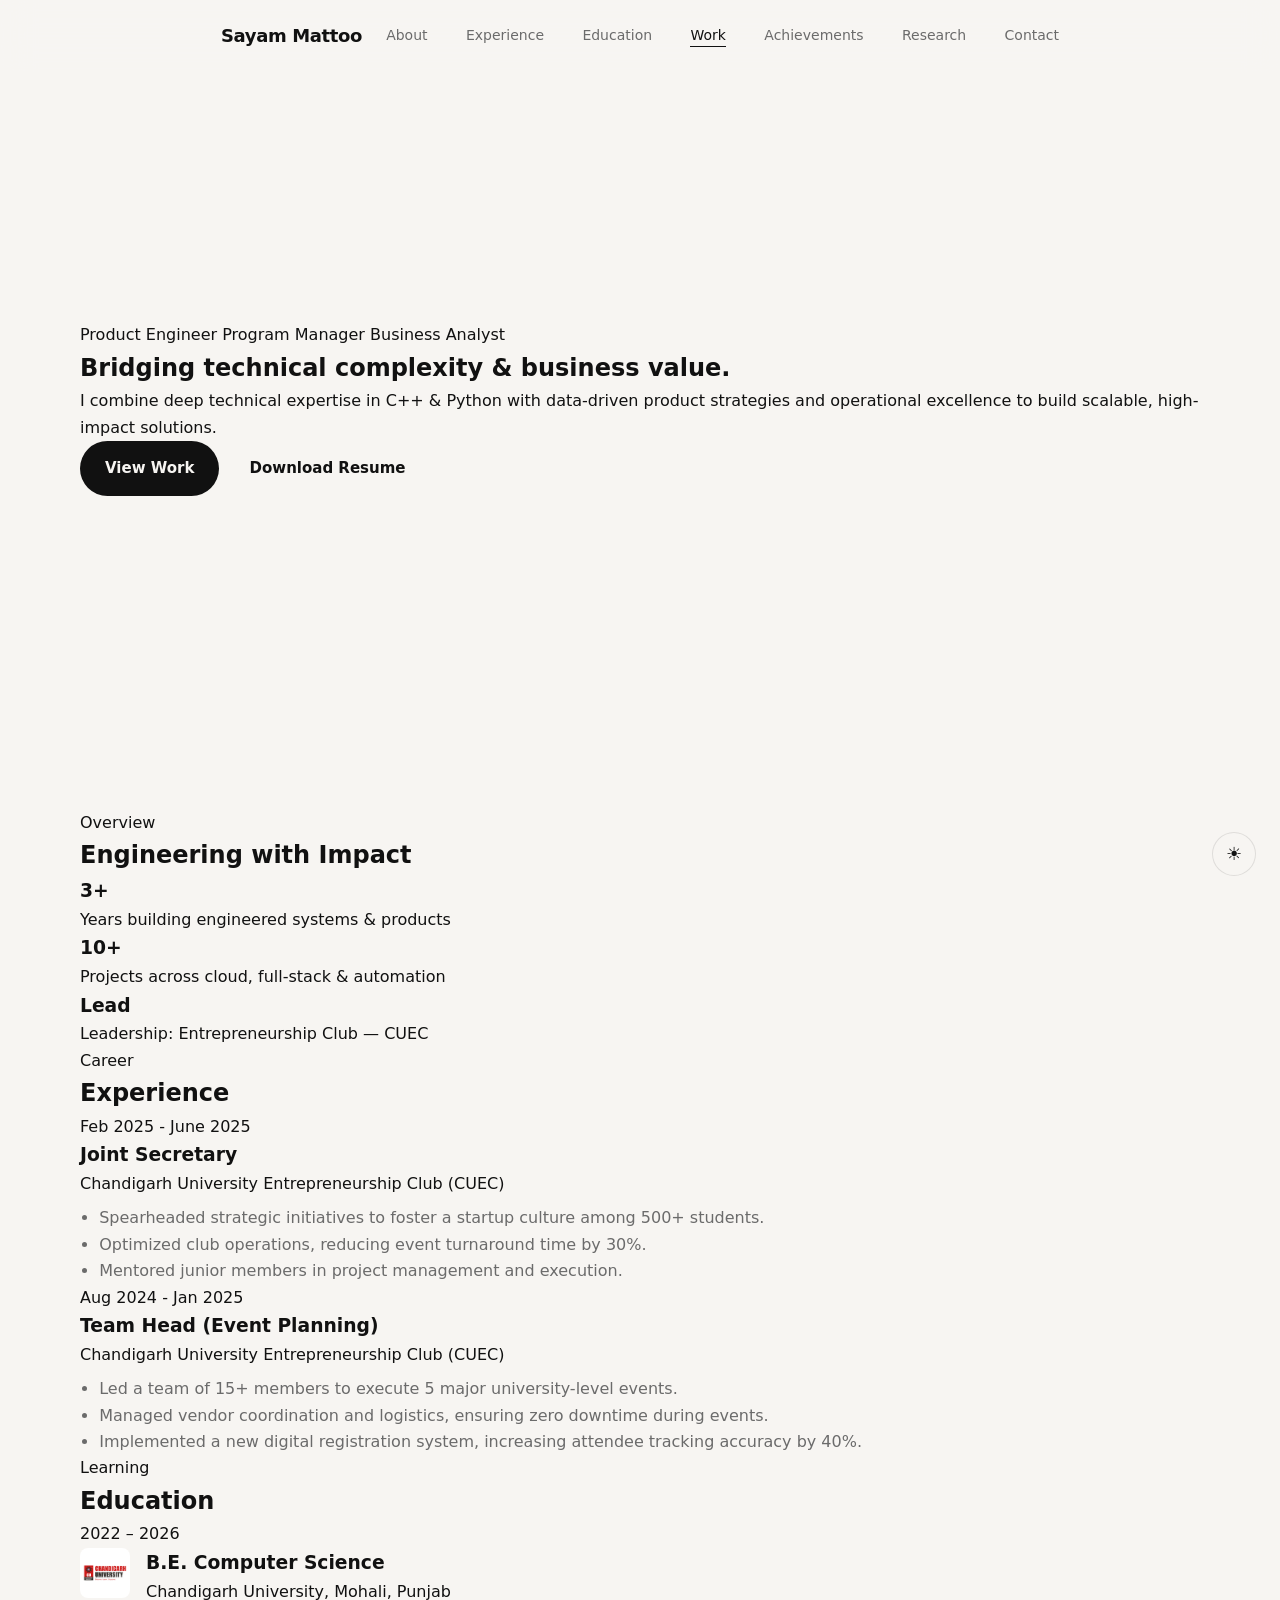
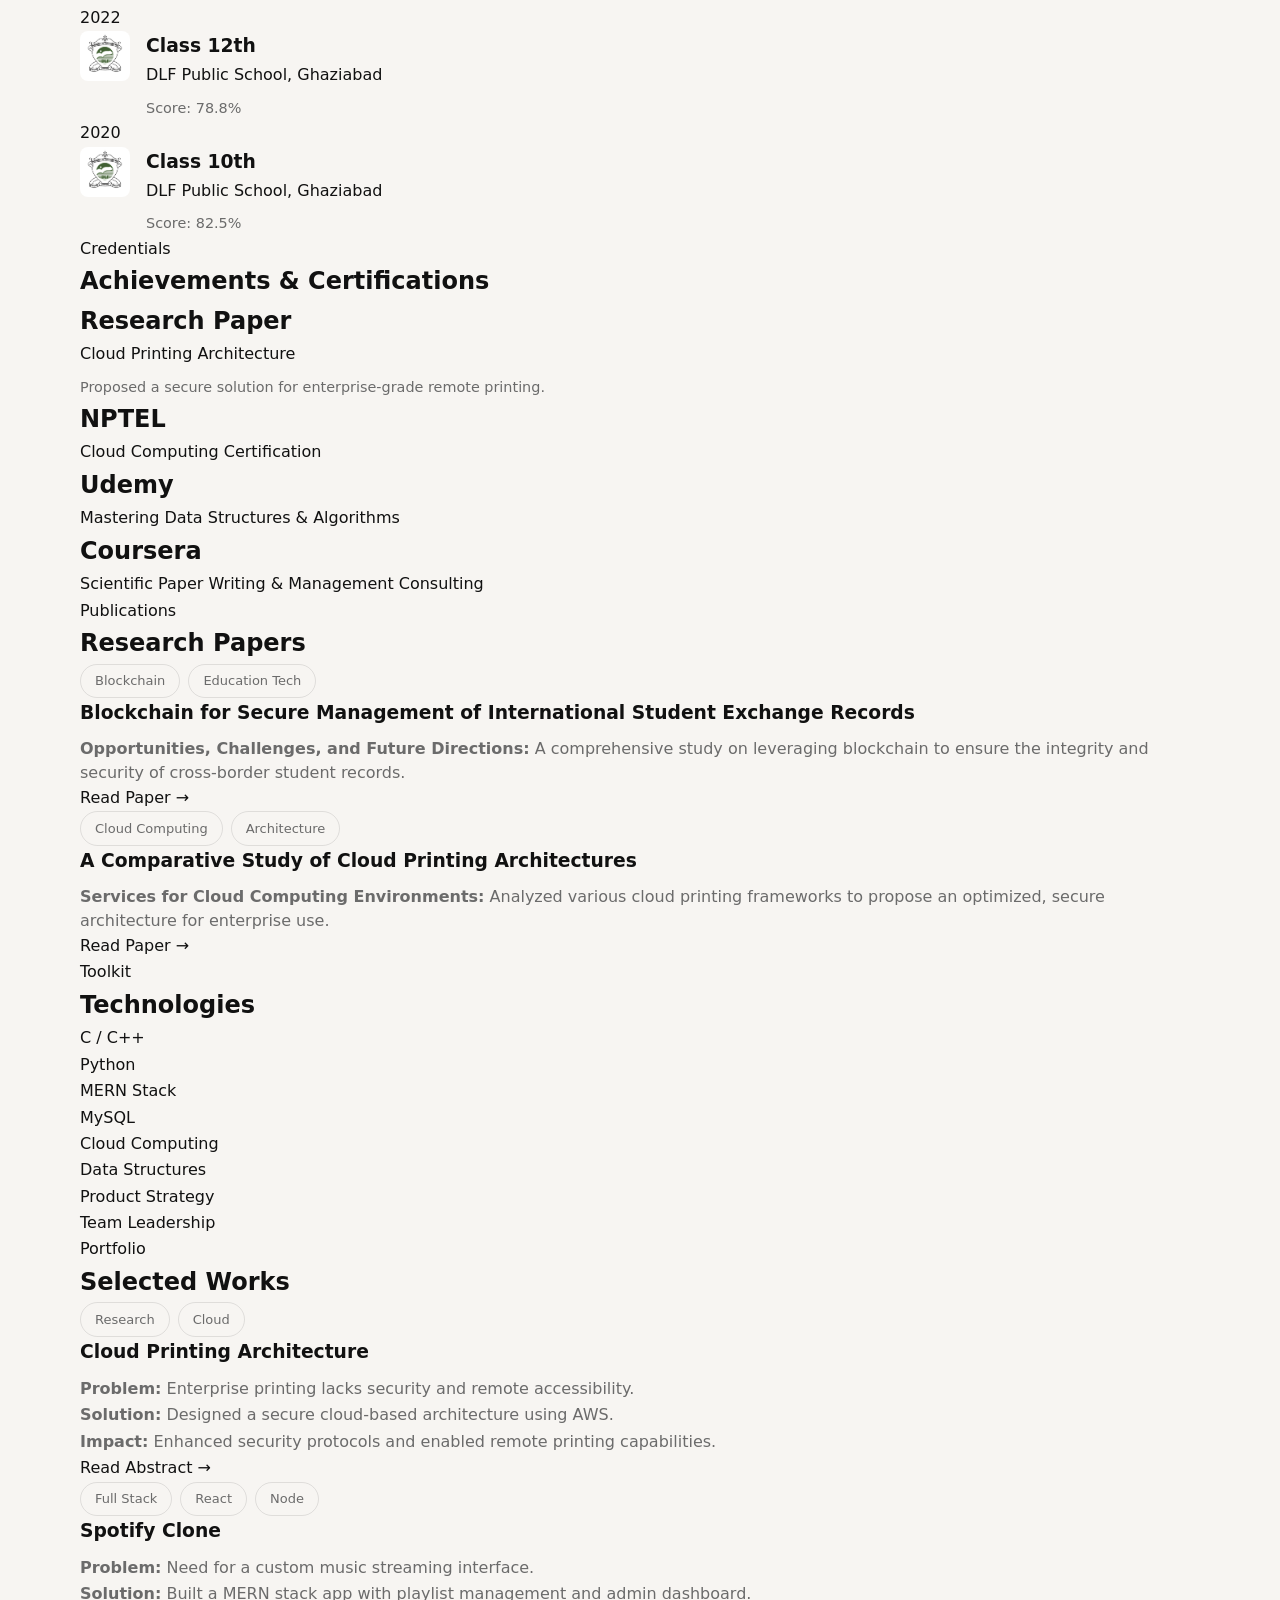
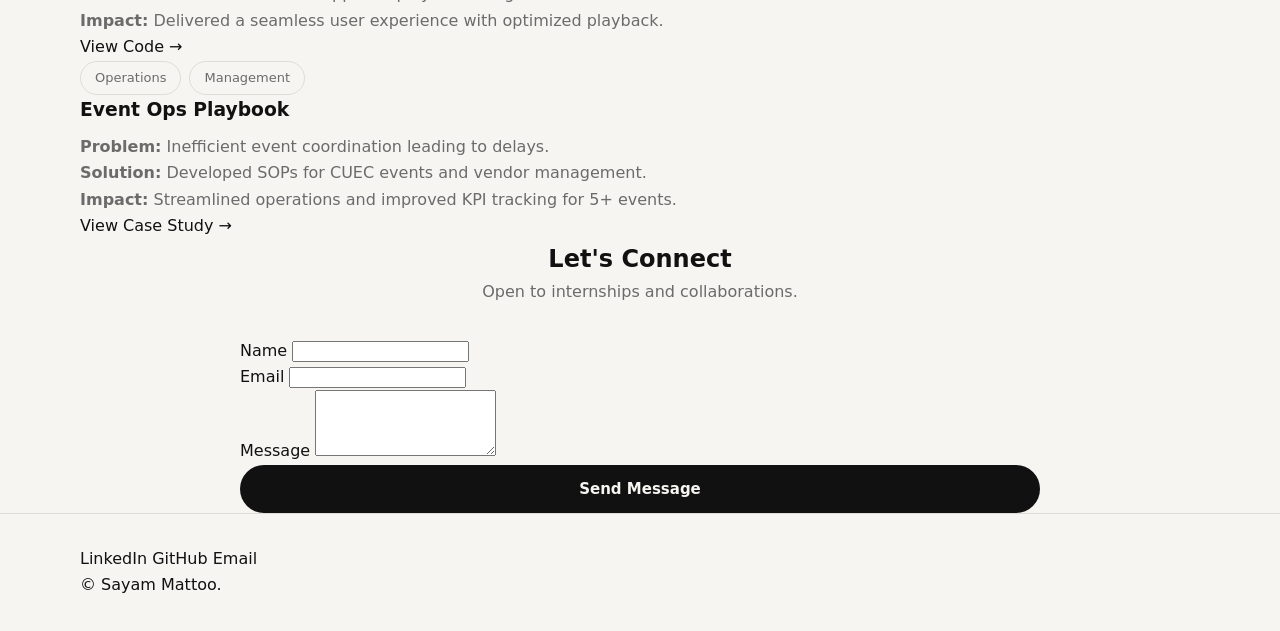
<file: index.html>
<!DOCTYPE html>
<html lang="en" data-theme="dark">

<head>
  <meta charset="UTF-8">
  <meta name="viewport" content="width=device-width, initial-scale=1.0">
  <meta name="description"
    content="Sayam Mattoo - Product Engineer, Program Manager, and Business Analyst. Bridging technical complexity and business value through data-driven strategies.">
  <meta name="keywords"
    content="Sayam Mattoo, Product Engineer, Program Manager, Business Analyst, Portfolio, C++, Python, Entrepreneurship, Cloud Computing, Blockchain">
  <meta name="author" content="Sayam Mattoo">
  <link rel="canonical" href="https://sayammattoo.com/">

  <!-- Open Graph / Facebook -->
  <meta property="og:type" content="website">
  <meta property="og:url" content="https://sayammattoo.com/">
  <meta property="og:title" content="Sayam Mattoo | Product Engineer & Program Manager">
  <meta property="og:description"
    content="Bridging the gap between technical complexity and business value through data-driven product strategies.">
  <meta property="og:image" content="https://sayammattoo.com/og-image.jpg">
  <meta property="og:image:width" content="1200">
  <meta property="og:image:height" content="630">

  <!-- Twitter -->
  <meta property="twitter:card" content="summary_large_image">
  <meta property="twitter:url" content="https://sayammattoo.com/">
  <meta property="twitter:title" content="Sayam Mattoo | Product Engineer & Program Manager">
  <meta property="twitter:description"
    content="Bridging the gap between technical complexity and business value through data-driven product strategies.">
  <meta property="twitter:image" content="https://sayammattoo.com/og-image.jpg">

  <title>Sayam Mattoo | Product Engineer & Program Manager</title>
  <link rel="icon" type="image/png" href="favicon.png">

  <!-- Preload Critical Fonts -->
  <link rel="preconnect" href="https://fonts.googleapis.com">
  <link rel="preconnect" href="https://fonts.gstatic.com" crossorigin>
  <link rel="preload" as="style"
    href="https://fonts.googleapis.com/css2?family=Outfit:wght@300;400;600&family=Space+Grotesk:wght@400;500;600&display=swap">
  <link
    href="https://fonts.googleapis.com/css2?family=Outfit:wght@300;400;600&family=Space+Grotesk:wght@400;500;600&display=swap"
    rel="stylesheet">

  <!-- External CSS -->
  <link rel="stylesheet" href="styles.css">

  <!-- JSON-LD Schema -->
  <script type="application/ld+json">
  {
    "@context": "https://schema.org",
    "@type": "Person",
    "name": "Sayam Mattoo",
    "url": "https://sayammattoo.com",
    "jobTitle": ["Product Engineer", "Program Manager", "Business Analyst"],
    "sameAs": [
      "https://linkedin.com/in/sayam-mattoo",
      "https://github.com/sayam16"
    ]
  }
  </script>
</head>

<body>

  <!-- Background Ambience -->
  <div class="bg-glow"></div>
  <div class="bg-glow bg-glow-2"></div>

  <header>
    <div class="container">
      <nav>
        <a href="#" class="logo">
          <div class="logo-dot"></div>
          Sayam Mattoo
        </a>
        <ul class="nav-links" id="navLinks">
          <li><a href="#about">About</a></li>
          <li><a href="#experience">Experience</a></li>
          <li><a href="#education">Education</a></li>
          <li><a href="#projects">Work</a></li>
          <li><a href="#achievements">Achievements</a></li>
          <li><a href="#research">Research</a></li>
          <li><a href="#contact">Contact</a></li>
        </ul>
        <button class="mobile-menu-btn" id="mobileMenuBtn" aria-label="Toggle Menu" aria-expanded="false">☰</button>
      </nav>
    </div>
  </header>

  <main>
    <!-- Hero Section -->
    <section class="hero">
      <div class="container">
        <div class="hero-content reveal">
          <div class="hero-badges">
            <span class="hero-label">Product Engineer</span>
            <span class="hero-label">Program Manager</span>
            <span class="hero-label">Business Analyst</span>
          </div>
          <h1>Bridging technical complexity & business value.</h1>
          <p>I combine deep technical expertise in C++ & Python with data-driven product strategies and operational
            excellence to build scalable, high-impact solutions.</p>
          <div class="cta-group">
            <a href="#projects" class="btn btn-primary">View Work</a>
            <a href="Sayam Mattoo Resume.pdf" class="btn btn-outline" download>Download Resume</a>
          </div>
        </div>
      </div>
    </section>

    <!-- About / Stats -->
    <section id="about">
      <div class="container">
        <div class="section-header reveal">
          <span class="section-subtitle">Overview</span>
          <h2 class="section-title">Engineering with Impact</h2>
        </div>
        <div class="about-grid">
          <div class="card stat-item reveal">
            <h3>3+</h3>
            <p>Years building engineered systems & products</p>
          </div>
          <div class="card stat-item reveal" style="transition-delay: 100ms;">
            <h3>10+</h3>
            <p>Projects across cloud, full-stack & automation</p>
          </div>
          <div class="card stat-item reveal" style="transition-delay: 200ms;">
            <h3>Lead</h3>
            <p>Leadership: Entrepreneurship Club — CUEC</p>
          </div>
        </div>
      </div>
    </section>

    <!-- Experience -->
    <section id="experience">
      <div class="container">
        <div class="section-header reveal">
          <span class="section-subtitle">Career</span>
          <h2 class="section-title">Experience</h2>
        </div>

        <div class="timeline">
          <!-- Role 1 -->
          <div class="timeline-item reveal">
            <span class="timeline-date">Feb 2025 - June 2025</span>
            <h3>Joint Secretary</h3>
            <p>Chandigarh University Entrepreneurship Club (CUEC)</p>
            <ul style="margin-top: 0.5rem; color: var(--text-muted); list-style: disc; padding-left: 1.2rem;">
              <li>Spearheaded strategic initiatives to foster a startup culture among 500+ students.</li>
              <li>Optimized club operations, reducing event turnaround time by 30%.</li>
              <li>Mentored junior members in project management and execution.</li>
            </ul>
          </div>

          <!-- Role 2 -->
          <div class="timeline-item reveal" style="transition-delay: 100ms;">
            <span class="timeline-date">Aug 2024 - Jan 2025</span>
            <h3>Team Head (Event Planning)</h3>
            <p>Chandigarh University Entrepreneurship Club (CUEC)</p>
            <ul style="margin-top: 0.5rem; color: var(--text-muted); list-style: disc; padding-left: 1.2rem;">
              <li>Led a team of 15+ members to execute 5 major university-level events.</li>
              <li>Managed vendor coordination and logistics, ensuring zero downtime during events.</li>
              <li>Implemented a new digital registration system, increasing attendee tracking accuracy by 40%.</li>
            </ul>
          </div>
        </div>
      </div>
    </section>

    <!-- Education -->
    <section id="education">
      <div class="container">
        <div class="section-header reveal">
          <span class="section-subtitle">Learning</span>
          <h2 class="section-title">Education</h2>
        </div>

        <div class="timeline">
          <!-- Degree -->
          <div class="timeline-item reveal">
            <span class="timeline-date">2022 – 2026</span>
            <div style="display: flex; align-items: start; gap: 1rem;">
              <img src="cu-logo.png" alt="Chandigarh University" loading="lazy"
                style="width: 50px; height: 50px; object-fit: contain; background: white; border-radius: 8px; padding: 2px;">
              <div>
                <h3>B.E. Computer Science</h3>
                <p>Chandigarh University, Mohali, Punjab</p>
              </div>
            </div>
          </div>

          <!-- Class 12th -->
          <div class="timeline-item reveal" style="transition-delay: 100ms;">
            <span class="timeline-date">2022</span>
            <div style="display: flex; align-items: start; gap: 1rem;">
              <img src="dlf-logo.png" alt="DLF Public School" loading="lazy"
                style="width: 50px; height: 50px; object-fit: contain; background: white; border-radius: 8px; padding: 2px;">
              <div>
                <h3>Class 12th</h3>
                <p>DLF Public School, Ghaziabad</p>
                <p style="margin-top: 0.5rem; color: var(--text-muted); font-size: 0.9rem;">
                  Score: 78.8%
                </p>
              </div>
            </div>
          </div>

          <!-- Class 10th -->
          <div class="timeline-item reveal" style="transition-delay: 200ms;">
            <span class="timeline-date">2020</span>
            <div style="display: flex; align-items: start; gap: 1rem;">
              <img src="dlf-logo.png" alt="DLF Public School" loading="lazy"
                style="width: 50px; height: 50px; object-fit: contain; background: white; border-radius: 8px; padding: 2px;">
              <div>
                <h3>Class 10th</h3>
                <p>DLF Public School, Ghaziabad</p>
                <p style="margin-top: 0.5rem; color: var(--text-muted); font-size: 0.9rem;">
                  Score: 82.5%
                </p>
              </div>
            </div>
          </div>
        </div>
      </div>
    </section>

    <!-- Achievements -->
    <section id="achievements">
      <div class="container">
        <div class="section-header reveal">
          <span class="section-subtitle">Credentials</span>
          <h2 class="section-title">Achievements & Certifications</h2>
        </div>

        <div class="about-grid">
          <div class="card stat-item reveal">
            <h3 style="font-size: 1.5rem;">Research Paper</h3>
            <p>Cloud Printing Architecture</p>
            <p style="font-size: 0.9rem; margin-top: 0.5rem; color: var(--text-muted);">Proposed a secure solution for
              enterprise-grade remote printing.</p>
          </div>

          <div class="card stat-item reveal" style="transition-delay: 100ms;">
            <h3 style="font-size: 1.5rem;">NPTEL</h3>
            <p>Cloud Computing Certification</p>
          </div>

          <div class="card stat-item reveal" style="transition-delay: 200ms;">
            <h3 style="font-size: 1.5rem;">Udemy</h3>
            <p>Mastering Data Structures & Algorithms</p>
          </div>

          <div class="card stat-item reveal" style="transition-delay: 300ms;">
            <h3 style="font-size: 1.5rem;">Coursera</h3>
            <p>Scientific Paper Writing & Management Consulting</p>
          </div>
        </div>
      </div>
    </section>

    <!-- Research Papers -->
    <section id="research">
      <div class="container">
        <div class="section-header reveal">
          <span class="section-subtitle">Publications</span>
          <h2 class="section-title">Research Papers</h2>
        </div>
        <div class="projects-grid">
          <!-- Paper 1 -->
          <article class="card project-card reveal">
            <div class="project-tags">
              <span class="tag">Blockchain</span>
              <span class="tag">Education Tech</span>
            </div>
            <h3>Blockchain for Secure Management of International Student Exchange Records</h3>
            <p style="color: var(--text-muted); margin-top: 0.5rem; line-height: 1.5;">
              <strong>Opportunities, Challenges, and Future Directions:</strong> A comprehensive study on leveraging
              blockchain to ensure the integrity and security of cross-border student records.
            </p>
            <a href="papers/blockchain-student-records.pdf" class="project-link"
              aria-label="Read paper on Blockchain for Student Records" target="_blank">Read Paper →</a>
          </article>

          <!-- Paper 2 -->
          <article class="card project-card reveal" style="transition-delay: 100ms;">
            <div class="project-tags">
              <span class="tag">Cloud Computing</span>
              <span class="tag">Architecture</span>
            </div>
            <h3>A Comparative Study of Cloud Printing Architectures</h3>
            <p style="color: var(--text-muted); margin-top: 0.5rem; line-height: 1.5;">
              <strong>Services for Cloud Computing Environments:</strong> Analyzed various cloud printing frameworks to
              propose an optimized, secure architecture for enterprise use.
            </p>
            <a href="papers/cloud-printing-architecture.pdf" class="project-link"
              aria-label="Read paper on Cloud Printing Architectures" target="_blank">Read Paper →</a>
          </article>
        </div>
      </div>
    </section>

    <!-- Skills -->
    <section id="skills">
      <div class="container">
        <div class="section-header reveal">
          <span class="section-subtitle">Toolkit</span>
          <h2 class="section-title">Technologies</h2>
        </div>
        <div class="skills-wrapper reveal">
          <div class="skill-pill">C / C++</div>
          <div class="skill-pill">Python</div>
          <div class="skill-pill">MERN Stack</div>
          <div class="skill-pill">MySQL</div>
          <div class="skill-pill">Cloud Computing</div>
          <div class="skill-pill">Data Structures</div>
          <div class="skill-pill">Product Strategy</div>
          <div class="skill-pill">Team Leadership</div>
        </div>
      </div>
    </section>

    <!-- Projects -->
    <section id="projects">
      <div class="container">
        <div class="section-header reveal">
          <span class="section-subtitle">Portfolio</span>
          <h2 class="section-title">Selected Works</h2>
        </div>
        <div class="projects-grid">
          <!-- Project 1 -->
          <article class="card project-card reveal">
            <div class="project-tags">
              <span class="tag">Research</span>
              <span class="tag">Cloud</span>
            </div>
            <h3>Cloud Printing Architecture</h3>
            <p style="color: var(--text-muted); margin-top: 0.5rem;">
              <strong>Problem:</strong> Enterprise printing lacks security and remote accessibility.<br>
              <strong>Solution:</strong> Designed a secure cloud-based architecture using AWS.<br>
              <strong>Impact:</strong> Enhanced security protocols and enabled remote printing capabilities.
            </p>
            <a href="https://github.com/sayam16/cloud-printing" class="project-link"
              aria-label="Read abstract for Cloud Printing Architecture" target="_blank">Read Abstract →</a>
          </article>

          <!-- Project 2 -->
          <article class="card project-card reveal" style="transition-delay: 100ms;">
            <div class="project-tags">
              <span class="tag">Full Stack</span>
              <span class="tag">React</span>
              <span class="tag">Node</span>
            </div>
            <h3>Spotify Clone</h3>
            <p style="color: var(--text-muted); margin-top: 0.5rem;">
              <strong>Problem:</strong> Need for a custom music streaming interface.<br>
              <strong>Solution:</strong> Built a MERN stack app with playlist management and admin dashboard.<br>
              <strong>Impact:</strong> Delivered a seamless user experience with optimized playback.
            </p>
            <a href="https://github.com/sayam16/spotify-clone" class="project-link"
              aria-label="View code for Spotify Clone" target="_blank">View Code →</a>
          </article>

          <!-- Project 3 -->
          <article class="card project-card reveal" style="transition-delay: 200ms;">
            <div class="project-tags">
              <span class="tag">Operations</span>
              <span class="tag">Management</span>
            </div>
            <h3>Event Ops Playbook</h3>
            <p style="color: var(--text-muted); margin-top: 0.5rem;">
              <strong>Problem:</strong> Inefficient event coordination leading to delays.<br>
              <strong>Solution:</strong> Developed SOPs for CUEC events and vendor management.<br>
              <strong>Impact:</strong> Streamlined operations and improved KPI tracking for 5+ events.
            </p>
            <a href="https://github.com/sayam16/event-ops" class="project-link"
              aria-label="View case study for Event Ops Playbook" target="_blank">View Case Study →</a>
          </article>
        </div>
      </div>
    </section>

    <!-- Contact -->
    <section id="contact">
      <div class="container">
        <div class="card reveal" style="max-width: 800px; margin: 0 auto;">
          <div class="section-header" style="text-align: center; margin-bottom: 2rem;">
            <h2 class="section-title">Let's Connect</h2>
            <p style="color: var(--text-muted);">Open to internships and collaborations.</p>
          </div>
          <form class="contact-form" style="margin: 0 auto;" id="contactForm" action="https://api.web3forms.com/submit"
            method="POST">
            <!-- Replace with your Access Key -->
            <input type="hidden" name="access_key" value="b87aa1c2-c7b4-484e-9572-95878c3a0d49">

            <!-- Honeypot -->
            <input type="checkbox" name="bot-field" id="bot-field" style="display: none;">

            <div class="form-group">
              <label for="name">Name</label>
              <input type="text" id="name" name="name" class="form-input" required>
            </div>
            <div class="form-group">
              <label for="email">Email</label>
              <input type="email" id="email" name="email" class="form-input" required>
            </div>
            <div class="form-group">
              <label for="message">Message</label>
              <textarea id="message" name="message" rows="4" class="form-input" required></textarea>
            </div>
            <button type="submit" class="btn btn-primary" style="width: 100%; justify-content: center;">Send
              Message</button>
          </form>
        </div>
      </div>
    </section>
  </main>

  <footer>
    <div class="container">
      <div class="social-links">
        <a href="https://linkedin.com/in/sayam-mattoo" class="social-icon" target="_blank"
          aria-label="LinkedIn">LinkedIn</a>
        <a href="https://github.com/sayam16" class="social-icon" target="_blank" aria-label="GitHub">GitHub</a>
        <a href="mailto:sayam@smattoo.in" class="social-icon" aria-label="Email">Email</a>
      </div>
      <p>© <span id="year"></span> Sayam Mattoo.</p>
    </div>
  </footer>

  <button class="theme-toggle" id="themeToggle" aria-label="Toggle Theme">
    ☀
  </button>

  <!-- External JS -->
  <script src="script.js" defer></script>
</body>

</html>
</file>
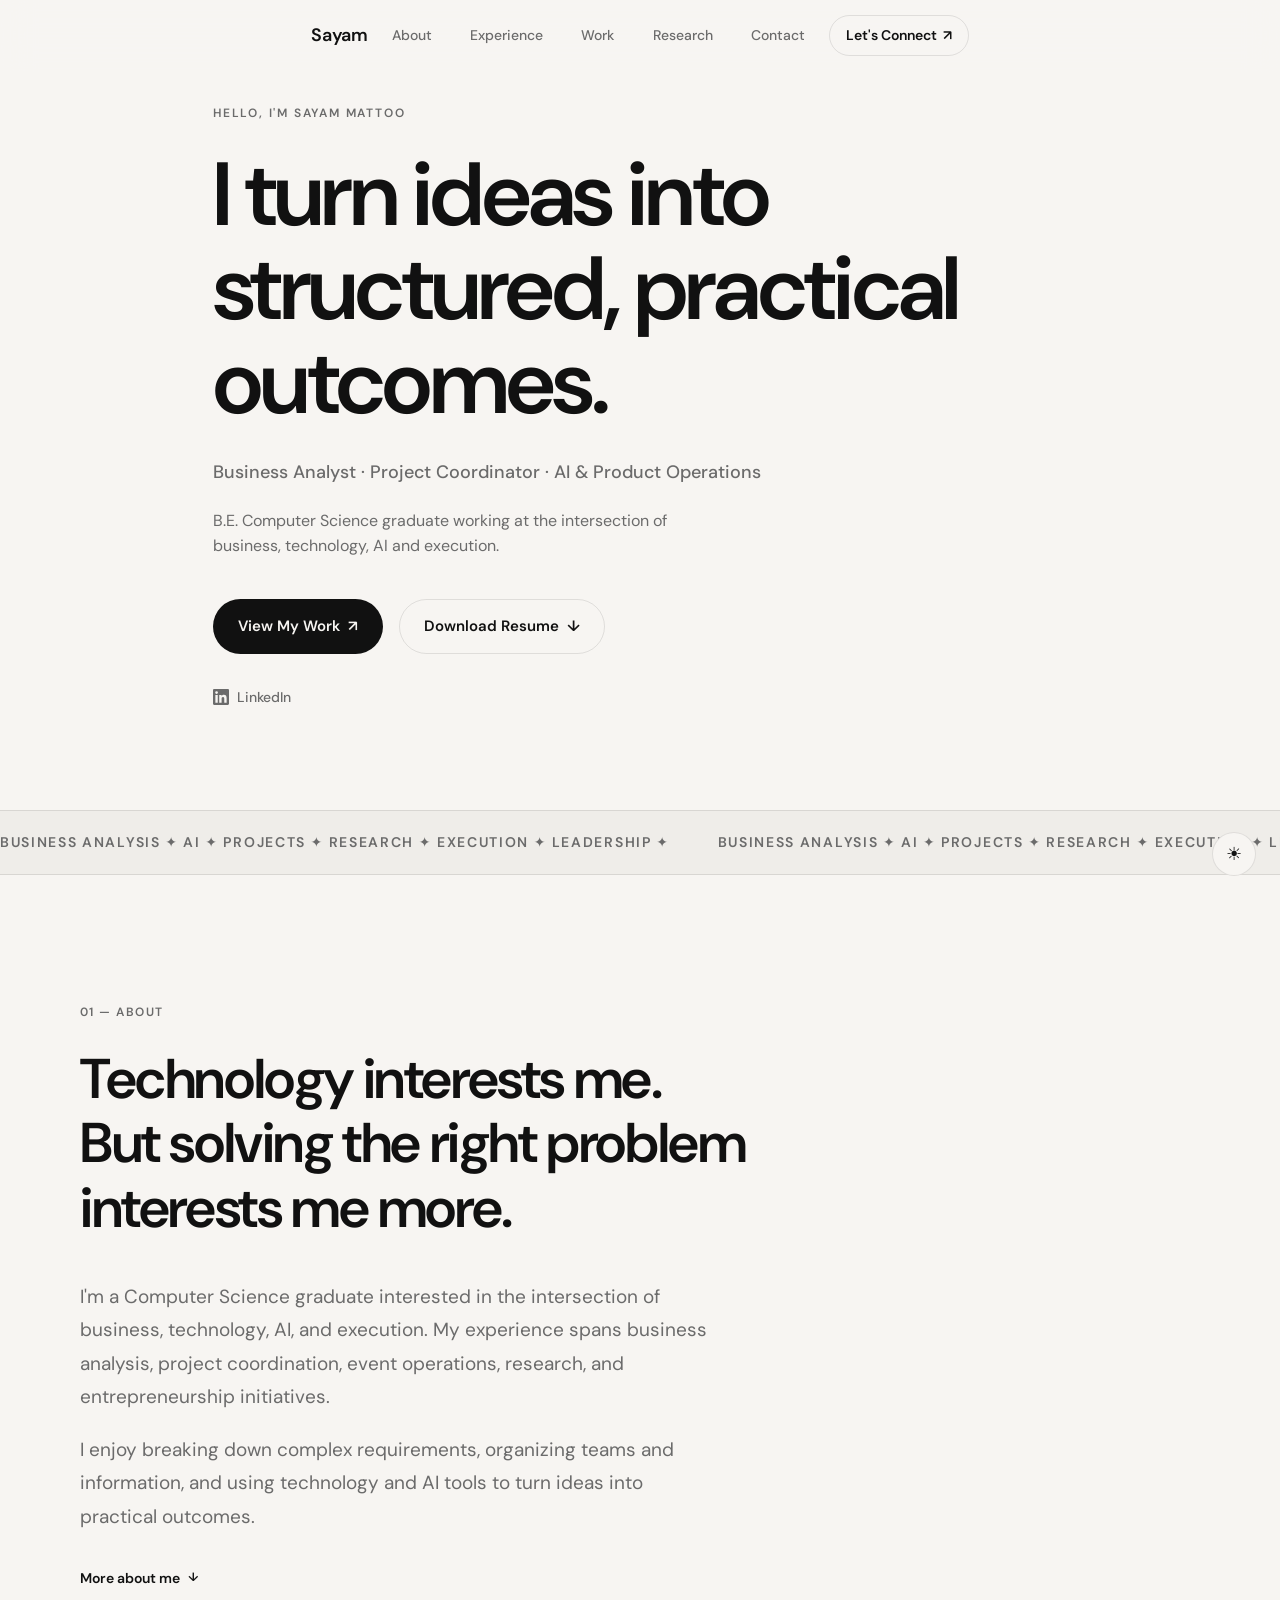
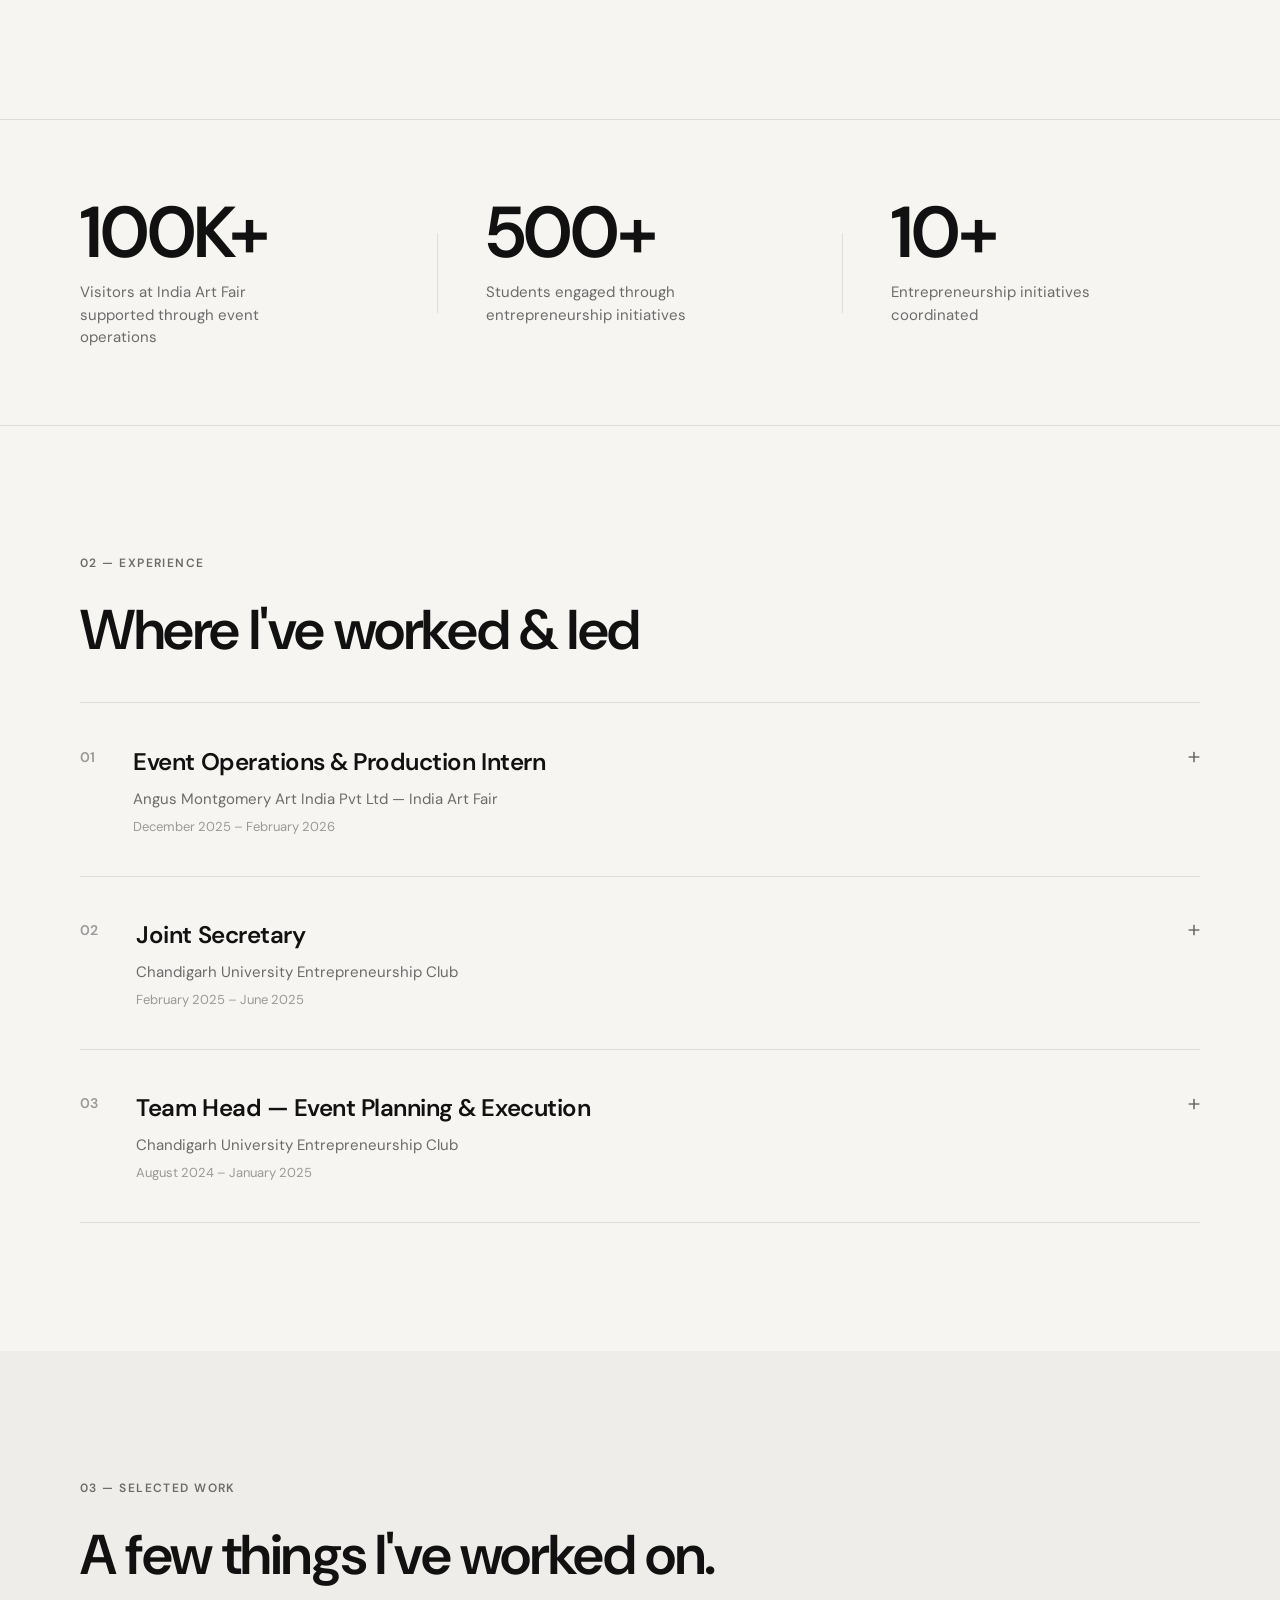
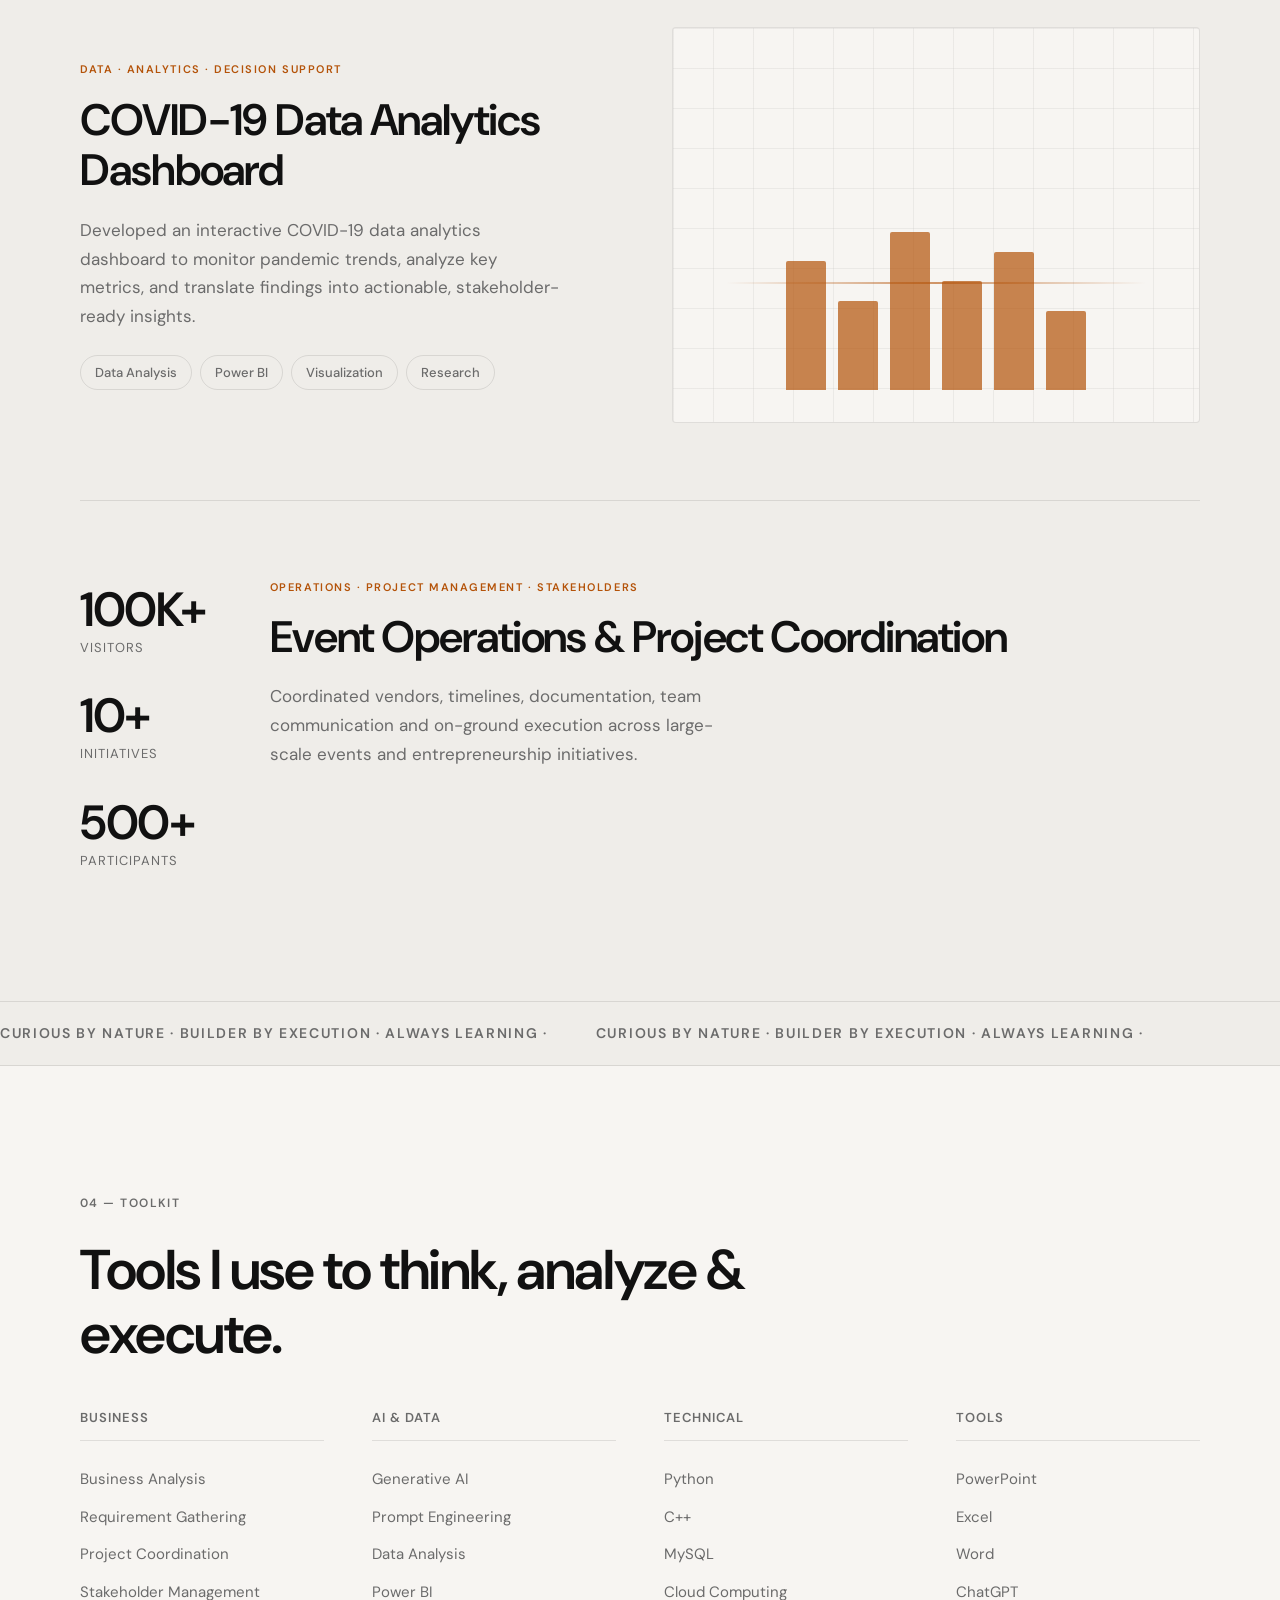
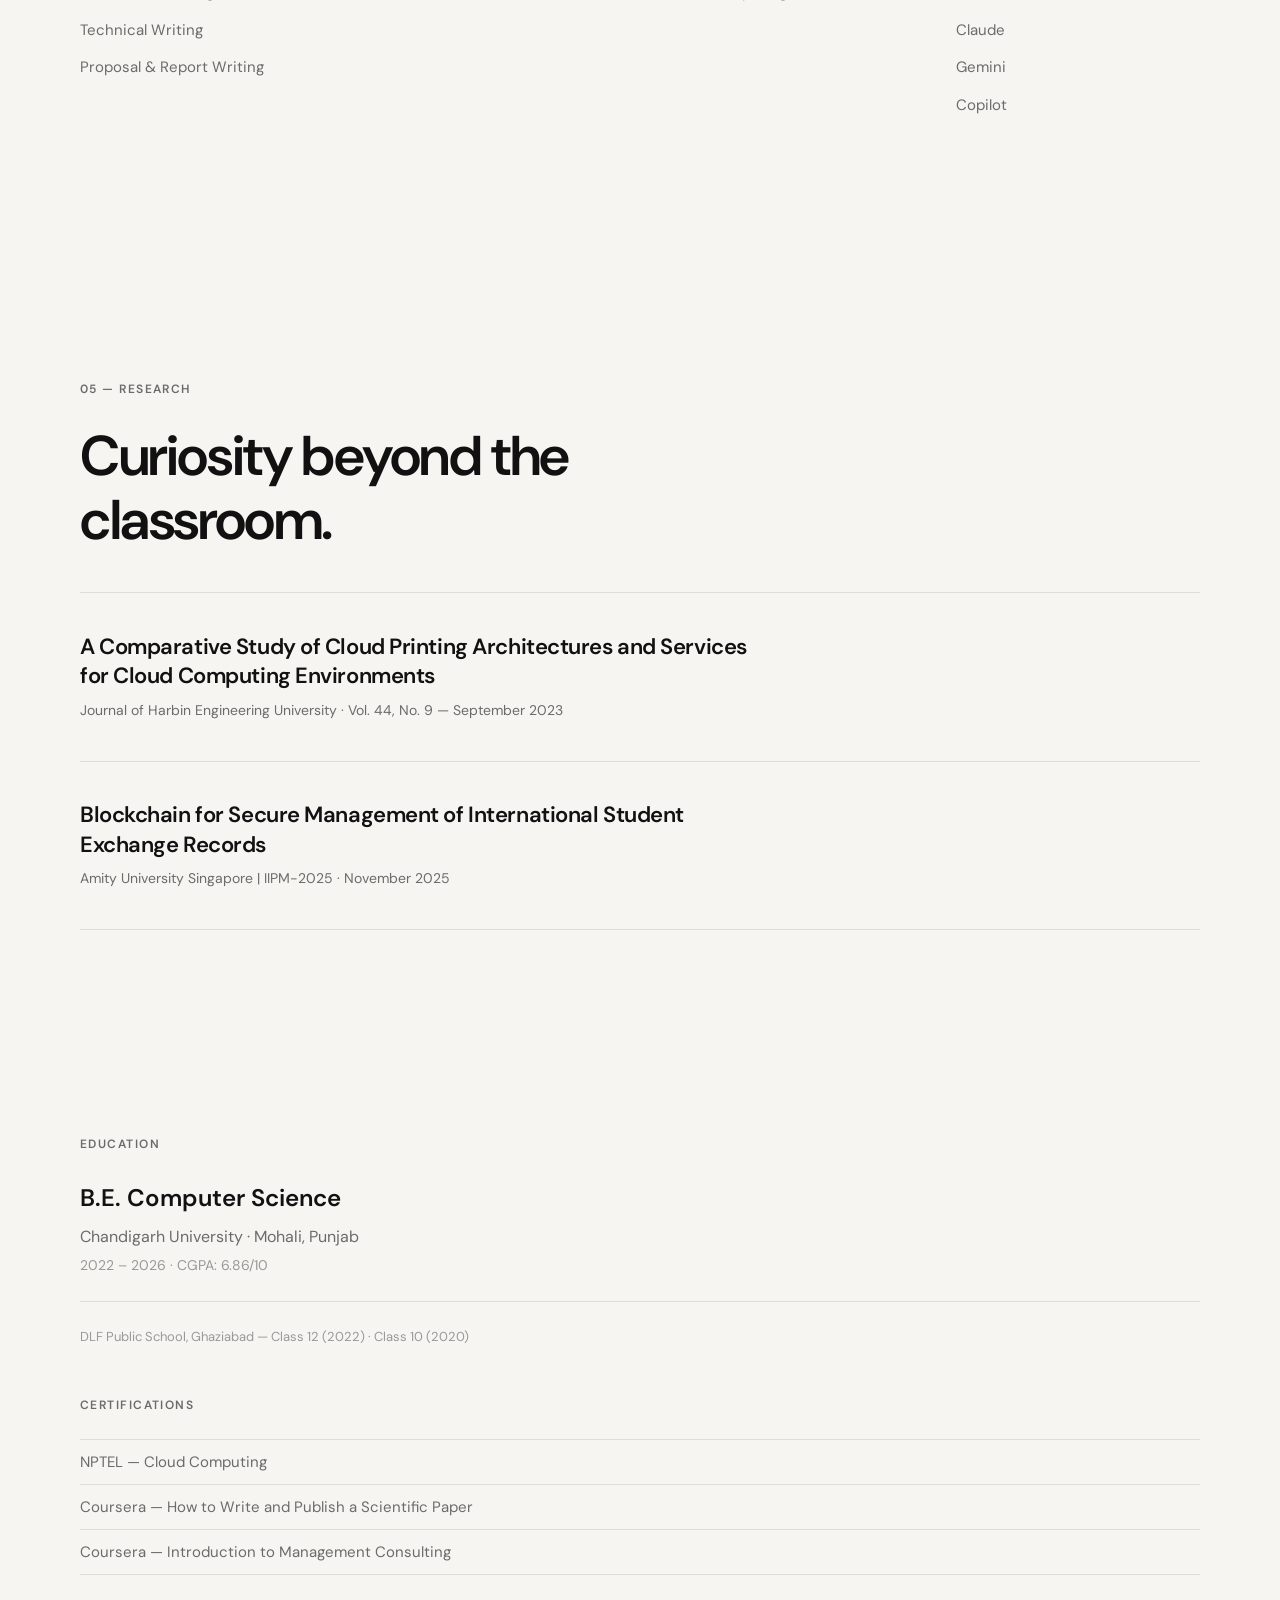
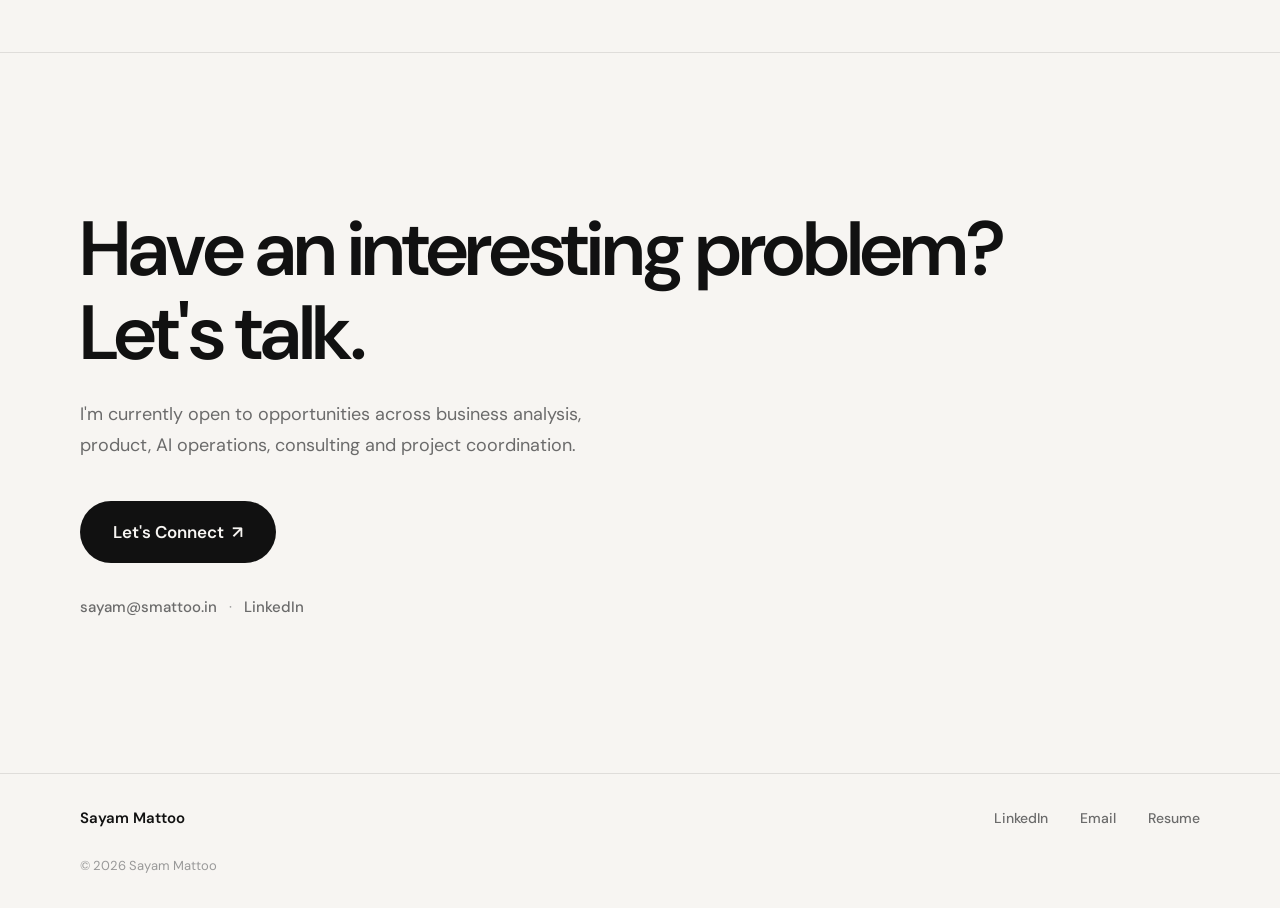
<file: Portfolio.html>
<!DOCTYPE html>
<html lang="en" data-theme="light">

<head>
  <meta charset="UTF-8">
  <meta name="viewport" content="width=device-width, initial-scale=1.0">
  <meta name="description"
    content="Sayam Mattoo — Business Analyst, Project Coordinator, and AI & Product Operations. Turning ideas into structured, practical outcomes at the intersection of business, technology, and execution.">
  <meta name="keywords"
    content="Sayam Mattoo, Business Analyst, Project Coordinator, AI Operations, Portfolio, Power BI, Entrepreneurship, Research">
  <meta name="author" content="Sayam Mattoo">
  <link rel="canonical" href="https://sayammattoo.com/">

  <meta property="og:type" content="website">
  <meta property="og:url" content="https://sayammattoo.com/">
  <meta property="og:title" content="Sayam Mattoo | Business Analyst & Project Coordinator">
  <meta property="og:description"
    content="I turn ideas into structured, practical outcomes — working at the intersection of business, technology, AI and execution.">
  <meta property="og:image" content="https://sayammattoo.com/og-image.jpg">

  <meta property="twitter:card" content="summary_large_image">
  <meta property="twitter:url" content="https://sayammattoo.com/">
  <meta property="twitter:title" content="Sayam Mattoo | Business Analyst & Project Coordinator">
  <meta property="twitter:description"
    content="I turn ideas into structured, practical outcomes — working at the intersection of business, technology, AI and execution.">
  <meta property="twitter:image" content="https://sayammattoo.com/og-image.jpg">

  <title>Sayam Mattoo | Business Analyst & Project Coordinator</title>
  <link rel="icon" type="image/png" href="favicon.png">

  <link rel="preconnect" href="https://fonts.googleapis.com">
  <link rel="preconnect" href="https://fonts.gstatic.com" crossorigin>
  <link rel="preload" as="style"
    href="https://fonts.googleapis.com/css2?family=DM+Sans:ital,opsz,wght@0,9..40,300;0,9..40,400;0,9..40,500;0,9..40,600;0,9..40,700;1,9..40,400&display=swap">
  <link
    href="https://fonts.googleapis.com/css2?family=DM+Sans:ital,opsz,wght@0,9..40,300;0,9..40,400;0,9..40,500;0,9..40,600;0,9..40,700;1,9..40,400&display=swap"
    rel="stylesheet">

  <link rel="stylesheet" href="styles.css">

  <script type="application/ld+json">
  {
    "@context": "https://schema.org",
    "@type": "Person",
    "name": "Sayam Mattoo",
    "url": "https://sayammattoo.com",
    "email": "sayam@smattoo.in",
    "jobTitle": ["Business Analyst", "Project Coordinator", "AI & Product Operations"],
    "sameAs": [
      "https://linkedin.com/in/sayam-mattoo"
    ]
  }
  </script>
</head>

<body>

  <header id="header">
    <div class="container nav-container">
      <nav aria-label="Main navigation">
        <a href="#" class="logo" aria-label="Sayam Mattoo — Home">
          <span class="logo-full">Sayam</span>
          <span class="logo-short">SM</span>
        </a>

        <ul class="nav-links" id="navLinks">
          <li><a href="#about">About</a></li>
          <li><a href="#experience">Experience</a></li>
          <li><a href="#work">Work</a></li>
          <li><a href="#research">Research</a></li>
          <li><a href="#contact">Contact</a></li>
          <li class="nav-cta-mobile"><a href="#contact" class="nav-cta">Let's Connect <span aria-hidden="true">↗</span></a></li>
        </ul>

        <div class="nav-actions">
          <a href="#contact" class="nav-cta">
            <span>Let's Connect</span>
            <span class="arrow" aria-hidden="true">↗</span>
          </a>
          <button class="mobile-menu-btn" id="mobileMenuBtn" aria-label="Toggle menu" aria-expanded="false">
            <span class="menu-icon"></span>
          </button>
        </div>
      </nav>
    </div>
  </header>

  <main>

    <!-- Hero -->
    <section class="hero" id="hero">
      <div class="container">
        <div class="hero-content reveal">
          <p class="hero-eyebrow">Hello, I'm Sayam Mattoo</p>
          <h1 class="hero-headline">I turn ideas into structured, practical outcomes.</h1>
          <p class="hero-role">Business Analyst · Project Coordinator · AI &amp; Product Operations</p>
          <p class="hero-support">B.E. Computer Science graduate working at the intersection of business, technology, AI
            and execution.</p>
          <div class="hero-cta">
            <a href="#work" class="btn btn-primary">
              <span>View My Work</span>
              <span class="arrow" aria-hidden="true">↗</span>
            </a>
            <a href="Sayam Mattoo Resume.pdf" class="btn btn-secondary" download>
              <span>Download Resume</span>
              <span class="arrow" aria-hidden="true">↓</span>
            </a>
          </div>
          <a href="https://linkedin.com/in/sayam-mattoo" class="hero-linkedin" target="_blank"
            rel="noopener noreferrer">
            <svg width="16" height="16" viewBox="0 0 24 24" fill="currentColor" aria-hidden="true">
              <path
                d="M20.447 20.452h-3.554v-5.569c0-1.328-.027-3.037-1.852-3.037-1.853 0-2.136 1.445-2.136 2.939v5.667H9.351V9h3.414v1.561h.046c.477-.9 1.637-1.85 3.37-1.85 3.601 0 4.267 2.37 4.267 5.455v6.286zM5.337 7.433a2.062 2.062 0 01-2.063-2.065 2.064 2.064 0 114.127 0 2.062 2.062 0 01-2.063 2.065zm1.782 13.019H3.555V9h3.564v11.452zM22.225 0H1.771C.792 0 0 .774 0 1.729v20.542C0 23.227.792 24 1.771 24h20.451C23.2 24 24 23.227 24 22.271V1.729C24 .774 23.2 0 22.222 0h.003z" />
            </svg>
            LinkedIn
          </a>
        </div>
      </div>
    </section>

    <!-- Marquee 1 -->
    <div class="marquee" aria-hidden="true">
      <div class="marquee-track">
        <span>Business Analysis ✦ AI ✦ Projects ✦ Research ✦ Execution ✦ Leadership ✦</span>
        <span>Business Analysis ✦ AI ✦ Projects ✦ Research ✦ Execution ✦ Leadership ✦</span>
      </div>
    </div>

    <!-- About -->
    <section id="about" class="section about-section">
      <div class="container">
        <div class="section-label reveal">01 — About</div>
        <h2 class="section-heading reveal">Technology interests me.<br>But solving the right problem interests me more.
        </h2>
        <div class="about-body reveal">
          <p>I'm a Computer Science graduate interested in the intersection of business, technology, AI, and execution.
            My experience spans business analysis, project coordination, event operations, research, and entrepreneurship
            initiatives.</p>
          <p>I enjoy breaking down complex requirements, organizing teams and information, and using technology and AI
            tools to turn ideas into practical outcomes.</p>
        </div>
        <details class="about-more reveal">
          <summary>More about me</summary>
          <p>Beyond work, I'm drawn to how systems — whether events, products, or research — come together through clear
            communication and thoughtful planning. I'm always learning, always curious, and always looking for the next
            problem worth solving properly.</p>
        </details>
      </div>
    </section>

    <!-- Impact Numbers -->
    <section class="section stats-section" aria-label="Impact highlights">
      <div class="container">
        <div class="stats-row">
          <div class="stat-block reveal">
            <span class="stat-number">100K+</span>
            <span class="stat-label">Visitors at India Art Fair supported through event operations</span>
          </div>
          <div class="stat-divider" aria-hidden="true"></div>
          <div class="stat-block reveal">
            <span class="stat-number">500+</span>
            <span class="stat-label">Students engaged through entrepreneurship initiatives</span>
          </div>
          <div class="stat-divider" aria-hidden="true"></div>
          <div class="stat-block reveal">
            <span class="stat-number">10+</span>
            <span class="stat-label">Entrepreneurship initiatives coordinated</span>
          </div>
        </div>
      </div>
    </section>

    <!-- Experience -->
    <section id="experience" class="section">
      <div class="container">
        <div class="section-label reveal">02 — Experience</div>
        <h2 class="section-heading reveal">Where I've worked &amp; led</h2>

        <div class="exp-list">
          <details class="exp-item reveal">
            <summary class="exp-summary">
              <span class="exp-num">01</span>
              <div class="exp-main">
                <h3 class="exp-title">Event Operations &amp; Production Intern</h3>
                <p class="exp-org">Angus Montgomery Art India Pvt Ltd — India Art Fair</p>
                <p class="exp-date">December 2025 – February 2026</p>
              </div>
              <span class="exp-toggle" aria-hidden="true">+</span>
            </summary>
            <div class="exp-details">
              <p>Coordinated vendor operations, logistics, and on-ground production for a large-scale art and cultural
                event attended by 100,000+ visitors.</p>
              <ul>
                <li>Supported planning documentation and timeline tracking, and liaised between vendors, organizers, and
                  venue teams.</li>
                <li>Helped resolve operational issues in real time across multiple stakeholder groups.</li>
              </ul>
            </div>
          </details>

          <details class="exp-item reveal">
            <summary class="exp-summary">
              <span class="exp-num">02</span>
              <div class="exp-main">
                <h3 class="exp-title">Joint Secretary</h3>
                <p class="exp-org">Chandigarh University Entrepreneurship Club</p>
                <p class="exp-date">February 2025 – June 2025</p>
              </div>
              <span class="exp-toggle" aria-hidden="true">+</span>
            </summary>
            <div class="exp-details">
              <p>Managed coordination and documentation for 10+ entrepreneurship initiatives involving 500+ student
                participants.</p>
              <ul>
                <li>Streamlined communication between organizing teams and university stakeholders, improving turnaround
                  on approvals and event readiness.</li>
              </ul>
            </div>
          </details>

          <details class="exp-item reveal">
            <summary class="exp-summary">
              <span class="exp-num">03</span>
              <div class="exp-main">
                <h3 class="exp-title">Team Head — Event Planning &amp; Execution</h3>
                <p class="exp-org">Chandigarh University Entrepreneurship Club</p>
                <p class="exp-date">August 2024 – January 2025</p>
              </div>
              <span class="exp-toggle" aria-hidden="true">+</span>
            </summary>
            <div class="exp-details">
              <p>Led a team of 5+ members to plan and execute entrepreneurship and networking events end-to-end.</p>
              <ul>
                <li>Built timelines and coordinated team activities to improve execution and reduce delays.</li>
              </ul>
            </div>
          </details>
        </div>
      </div>
    </section>

    <!-- Selected Work -->
    <section id="work" class="section work-section">
      <div class="container">
        <div class="section-label reveal">03 — Selected Work</div>
        <h2 class="section-heading reveal">A few things I've worked on.</h2>

        <!-- Featured: COVID Dashboard -->
        <article class="project-featured reveal">
          <div class="project-featured-content">
            <span class="project-category">Data · Analytics · Decision Support</span>
            <h3 class="project-title">COVID-19 Data Analytics Dashboard</h3>
            <p class="project-desc">Developed an interactive COVID-19 data analytics dashboard to monitor pandemic
              trends, analyze key metrics, and translate findings into actionable, stakeholder-ready insights.</p>
            <div class="project-tags">
              <span class="tag">Data Analysis</span>
              <span class="tag">Power BI</span>
              <span class="tag">Visualization</span>
              <span class="tag">Research</span>
            </div>
          </div>
          <div class="project-visual project-visual-data" aria-hidden="true">
            <div class="data-viz">
              <div class="data-bar" style="--h: 65%"></div>
              <div class="data-bar" style="--h: 45%"></div>
              <div class="data-bar" style="--h: 80%"></div>
              <div class="data-bar" style="--h: 55%"></div>
              <div class="data-bar" style="--h: 70%"></div>
              <div class="data-bar" style="--h: 40%"></div>
            </div>
            <div class="data-line"></div>
            <div class="data-grid"></div>
          </div>
        </article>

        <!-- Event Operations -->
        <article class="project-secondary reveal">
          <div class="project-secondary-stats">
            <div class="mini-stat">
              <span class="mini-stat-num">100K+</span>
              <span class="mini-stat-label">visitors</span>
            </div>
            <div class="mini-stat">
              <span class="mini-stat-num">10+</span>
              <span class="mini-stat-label">initiatives</span>
            </div>
            <div class="mini-stat">
              <span class="mini-stat-num">500+</span>
              <span class="mini-stat-label">participants</span>
            </div>
          </div>
          <div class="project-secondary-content">
            <span class="project-category">Operations · Project Management · Stakeholders</span>
            <h3 class="project-title">Event Operations &amp; Project Coordination</h3>
            <p class="project-desc">Coordinated vendors, timelines, documentation, team communication and on-ground
              execution across large-scale events and entrepreneurship initiatives.</p>
          </div>
        </article>
      </div>
    </section>

    <!-- Marquee 2 -->
    <div class="marquee marquee-alt" aria-hidden="true">
      <div class="marquee-track marquee-track-reverse">
        <span>Curious by nature · Builder by execution · Always learning ·</span>
        <span>Curious by nature · Builder by execution · Always learning ·</span>
      </div>
    </div>

    <!-- Toolkit -->
    <section id="toolkit" class="section">
      <div class="container">
        <div class="section-label reveal">04 — Toolkit</div>
        <h2 class="section-heading reveal">Tools I use to think, analyze &amp; execute.</h2>

        <div class="toolkit-grid">
          <div class="toolkit-group reveal">
            <h3 class="toolkit-label">Business</h3>
            <ul class="toolkit-list">
              <li>Business Analysis</li>
              <li>Requirement Gathering</li>
              <li>Project Coordination</li>
              <li>Stakeholder Management</li>
              <li>Technical Writing</li>
              <li>Proposal &amp; Report Writing</li>
            </ul>
          </div>
          <div class="toolkit-group reveal">
            <h3 class="toolkit-label">AI &amp; Data</h3>
            <ul class="toolkit-list">
              <li>Generative AI</li>
              <li>Prompt Engineering</li>
              <li>Data Analysis</li>
              <li>Power BI</li>
            </ul>
          </div>
          <div class="toolkit-group reveal">
            <h3 class="toolkit-label">Technical</h3>
            <ul class="toolkit-list">
              <li>Python</li>
              <li>C++</li>
              <li>MySQL</li>
              <li>Cloud Computing</li>
            </ul>
          </div>
          <div class="toolkit-group reveal">
            <h3 class="toolkit-label">Tools</h3>
            <ul class="toolkit-list">
              <li>PowerPoint</li>
              <li>Excel</li>
              <li>Word</li>
              <li>ChatGPT</li>
              <li>Claude</li>
              <li>Gemini</li>
              <li>Copilot</li>
            </ul>
          </div>
        </div>
      </div>
    </section>

    <!-- Research -->
    <section id="research" class="section research-section">
      <div class="container">
        <div class="section-label reveal">05 — Research</div>
        <h2 class="section-heading reveal">Curiosity beyond the classroom.</h2>

        <div class="research-list">
          <a href="papers/cloud-printing-architecture.pdf" class="research-item reveal" target="_blank"
            rel="noopener noreferrer">
            <div class="research-content">
              <h3 class="research-title">A Comparative Study of Cloud Printing Architectures and Services for Cloud
                Computing Environments</h3>
              <p class="research-meta">Journal of Harbin Engineering University · Vol. 44, No. 9 — September 2023</p>
            </div>
            <span class="research-link">Read Paper <span aria-hidden="true">↗</span></span>
          </a>

          <a href="papers/blockchain-student-records.pdf" class="research-item reveal" target="_blank"
            rel="noopener noreferrer">
            <div class="research-content">
              <h3 class="research-title">Blockchain for Secure Management of International Student Exchange Records</h3>
              <p class="research-meta">Amity University Singapore | IIPM-2025 · November 2025</p>
            </div>
            <span class="research-link">Read Paper <span aria-hidden="true">↗</span></span>
          </a>
        </div>
      </div>
    </section>

    <!-- Education -->
    <section id="education" class="section education-section">
      <div class="container">
        <div class="section-label reveal">Education</div>
        <div class="education-main reveal">
          <h3 class="education-degree">B.E. Computer Science</h3>
          <p class="education-school">Chandigarh University · Mohali, Punjab</p>
          <p class="education-meta">2022 – 2026 · CGPA: 6.86/10</p>
        </div>
        <div class="education-secondary reveal">
          <p>DLF Public School, Ghaziabad — Class 12 (2022) · Class 10 (2020)</p>
        </div>
      </div>
    </section>

    <!-- Certifications -->
    <section id="certifications" class="section certs-section">
      <div class="container">
        <div class="section-label reveal">Certifications</div>
        <ul class="certs-list reveal">
          <li>NPTEL — Cloud Computing</li>
          <li>Coursera — How to Write and Publish a Scientific Paper</li>
          <li>Coursera — Introduction to Management Consulting</li>
        </ul>
      </div>
    </section>

    <!-- Final CTA -->
    <section id="contact" class="section cta-section">
      <div class="container">
        <div class="cta-content reveal">
          <h2 class="cta-headline">Have an interesting problem?<br>Let's talk.</h2>
          <p class="cta-support">I'm currently open to opportunities across business analysis, product, AI operations,
            consulting and project coordination.</p>
          <a href="mailto:sayam@smattoo.in" class="btn btn-primary btn-large">
            <span>Let's Connect</span>
            <span class="arrow" aria-hidden="true">↗</span>
          </a>
          <div class="cta-links">
            <a href="mailto:sayam@smattoo.in">sayam@smattoo.in</a>
            <span class="cta-sep" aria-hidden="true">·</span>
            <a href="https://linkedin.com/in/sayam-mattoo" target="_blank" rel="noopener noreferrer">LinkedIn</a>
          </div>
        </div>
      </div>
    </section>

  </main>

  <footer>
    <div class="container footer-inner">
      <span class="footer-name">Sayam Mattoo</span>
      <div class="footer-links">
        <a href="https://linkedin.com/in/sayam-mattoo" target="_blank" rel="noopener noreferrer">LinkedIn</a>
        <a href="mailto:sayam@smattoo.in">Email</a>
        <a href="Sayam Mattoo Resume.pdf" download>Resume</a>
      </div>
    </div>
    <div class="container footer-copy">
      <p>© 2026 Sayam Mattoo</p>
    </div>
  </footer>

  <button class="theme-toggle" id="themeToggle" aria-label="Toggle theme">
    <span class="theme-icon" aria-hidden="true">☀</span>
  </button>

  <script src="script.js" defer></script>
</body>

</html>
</file>
<file: styles.css>
/* ============================================
   Sayam Mattoo — Editorial Portfolio
   ============================================ */

:root {
  --bg: #f7f5f2;
  --bg-alt: #efede9;
  --text-main: #111111;
  --text-muted: #6b6b6b;
  --text-light: #999999;
  --accent: #b45309;
  --accent-soft: rgba(180, 83, 9, 0.08);
  --border: rgba(17, 17, 17, 0.1);
  --border-hover: rgba(17, 17, 17, 0.2);
  --font: 'DM Sans', system-ui, -apple-system, sans-serif;
  --container: 1200px;
  --header-h: 72px;
  --transition: 0.3s cubic-bezier(0.4, 0, 0.2, 1);
  --transition-fast: 0.2s ease;
}

:root[data-theme="dark"] {
  --bg: #0c0c0c;
  --bg-alt: #161616;
  --text-main: #f5f5f5;
  --text-muted: #999999;
  --text-light: #666666;
  --accent: #d97706;
  --accent-soft: rgba(217, 119, 6, 0.1);
  --border: rgba(255, 255, 255, 0.08);
  --border-hover: rgba(255, 255, 255, 0.18);
}

*, *::before, *::after {
  box-sizing: border-box;
}

html {
  scroll-behavior: smooth;
  scroll-padding-top: var(--header-h);
}

body {
  margin: 0;
  font-family: var(--font);
  background: var(--bg);
  color: var(--text-main);
  line-height: 1.65;
  font-size: 1rem;
  font-weight: 400;
  overflow-x: hidden;
  transition: background var(--transition), color var(--transition);
  -webkit-font-smoothing: antialiased;
}

h1, h2, h3, h4, p {
  margin: 0;
}

a {
  color: inherit;
  text-decoration: none;
  transition: color var(--transition-fast), opacity var(--transition-fast);
}

ul {
  list-style: none;
  padding: 0;
  margin: 0;
}

:focus-visible {
  outline: 2px solid var(--accent);
  outline-offset: 3px;
}

.container {
  max-width: var(--container);
  margin: 0 auto;
  padding: 0 clamp(1.25rem, 4vw, 2.5rem);
}

/* ---- Header ---- */
header {
  position: fixed;
  top: 0;
  left: 0;
  right: 0;
  z-index: 100;
  height: var(--header-h);
  display: flex;
  align-items: center;
  background: rgba(247, 245, 242, 0.85);
  backdrop-filter: blur(16px);
  -webkit-backdrop-filter: blur(16px);
  border-bottom: 1px solid transparent;
  transition: height var(--transition), background var(--transition), border-color var(--transition);
}

:root[data-theme="dark"] header {
  background: rgba(12, 12, 12, 0.85);
}

header.scrolled {
  height: 60px;
  border-bottom-color: var(--border);
}

nav {
  display: flex;
  align-items: center;
  justify-content: space-between;
  width: 100%;
  gap: 1.5rem;
}

.logo {
  font-weight: 600;
  font-size: 1.125rem;
  letter-spacing: -0.02em;
  flex-shrink: 0;
}

.logo-short {
  display: none;
}

.nav-links {
  display: flex;
  align-items: center;
  gap: clamp(1.25rem, 3vw, 2.5rem);
}

.nav-links a {
  font-size: 0.875rem;
  font-weight: 500;
  color: var(--text-muted);
  position: relative;
}

.nav-links a::after {
  content: '';
  position: absolute;
  left: 0;
  bottom: -4px;
  width: 0;
  height: 1px;
  background: var(--text-main);
  transition: width var(--transition);
}

.nav-links a:hover,
.nav-links a.active {
  color: var(--text-main);
}

.nav-links a:hover::after,
.nav-links a.active::after {
  width: 100%;
}

.nav-actions {
  display: flex;
  align-items: center;
  gap: 1rem;
}

.nav-cta {
  display: inline-flex;
  align-items: center;
  gap: 0.35rem;
  font-size: 0.875rem;
  font-weight: 600;
  padding: 0.5rem 1rem;
  border: 1px solid var(--border);
  border-radius: 100px;
  transition: border-color var(--transition), background var(--transition), transform var(--transition-fast);
}

.nav-cta:hover {
  border-color: var(--border-hover);
  background: var(--accent-soft);
}

.nav-cta .arrow {
  transition: transform var(--transition-fast);
}

.nav-cta:hover .arrow {
  transform: translate(2px, -2px);
}

.nav-cta-mobile {
  display: none;
}

.mobile-menu-btn {
  display: none;
  background: none;
  border: none;
  cursor: pointer;
  padding: 0.5rem;
  width: 40px;
  height: 40px;
  position: relative;
}

.menu-icon,
.menu-icon::before,
.menu-icon::after {
  display: block;
  width: 22px;
  height: 2px;
  background: var(--text-main);
  border-radius: 2px;
  transition: transform var(--transition), opacity var(--transition);
}

.menu-icon {
  position: relative;
}

.menu-icon::before,
.menu-icon::after {
  content: '';
  position: absolute;
  left: 0;
}

.menu-icon::before { top: -7px; }
.menu-icon::after { top: 7px; }

.mobile-menu-btn[aria-expanded="true"] .menu-icon {
  background: transparent;
}

.mobile-menu-btn[aria-expanded="true"] .menu-icon::before {
  transform: translateY(7px) rotate(45deg);
}

.mobile-menu-btn[aria-expanded="true"] .menu-icon::after {
  transform: translateY(-7px) rotate(-45deg);
}

/* ---- Hero ---- */
.hero {
  min-height: 90vh;
  display: flex;
  align-items: center;
  padding-top: var(--header-h);
  padding-bottom: 4rem;
}

.hero-eyebrow {
  font-size: 0.75rem;
  font-weight: 600;
  letter-spacing: 0.15em;
  text-transform: uppercase;
  color: var(--text-muted);
  margin-bottom: 1.5rem;
}

.hero-headline {
  font-size: clamp(2.5rem, 7vw, 6.5rem);
  font-weight: 600;
  line-height: 1.05;
  letter-spacing: -0.03em;
  max-width: 14ch;
  margin-bottom: 1.75rem;
}

.hero-role {
  font-size: clamp(0.95rem, 1.5vw, 1.125rem);
  color: var(--text-muted);
  margin-bottom: 1.25rem;
  font-weight: 500;
}

.hero-support {
  font-size: clamp(1rem, 1.2vw, 1.125rem);
  color: var(--text-muted);
  max-width: 520px;
  line-height: 1.6;
  margin-bottom: 2.5rem;
}

.hero-cta {
  display: flex;
  flex-wrap: wrap;
  gap: 1rem;
  margin-bottom: 2rem;
}

.btn {
  display: inline-flex;
  align-items: center;
  gap: 0.5rem;
  padding: 0.875rem 1.5rem;
  font-size: 0.9375rem;
  font-weight: 600;
  font-family: inherit;
  border-radius: 100px;
  border: 1px solid transparent;
  cursor: pointer;
  transition: background var(--transition), border-color var(--transition), transform var(--transition-fast), color var(--transition);
}

.btn .arrow {
  transition: transform var(--transition-fast);
}

.btn:hover .arrow {
  transform: translate(2px, -2px);
}

.btn-primary {
  background: var(--text-main);
  color: var(--bg);
}

.btn-primary:hover {
  opacity: 0.88;
  transform: translateY(-1px);
}

.btn-secondary {
  background: transparent;
  border-color: var(--border);
  color: var(--text-main);
}

.btn-secondary:hover {
  border-color: var(--border-hover);
  background: var(--accent-soft);
}

.btn-large {
  padding: 1rem 2rem;
  font-size: 1.0625rem;
}

.hero-linkedin {
  display: inline-flex;
  align-items: center;
  gap: 0.5rem;
  font-size: 0.875rem;
  color: var(--text-muted);
  font-weight: 500;
}

.hero-linkedin:hover {
  color: var(--text-main);
}

/* ---- Marquee ---- */
.marquee {
  overflow: hidden;
  padding: 1.25rem 0;
  border-top: 1px solid var(--border);
  border-bottom: 1px solid var(--border);
  background: var(--bg-alt);
}

.marquee-track {
  display: flex;
  width: max-content;
  animation: marquee 40s linear infinite;
}

.marquee-track-reverse {
  animation-direction: reverse;
  animation-duration: 35s;
}

.marquee-track span {
  flex-shrink: 0;
  padding-right: 3rem;
  font-size: clamp(0.75rem, 1.2vw, 0.875rem);
  font-weight: 600;
  letter-spacing: 0.12em;
  text-transform: uppercase;
  color: var(--text-muted);
  white-space: nowrap;
}

@keyframes marquee {
  from { transform: translateX(0); }
  to { transform: translateX(-50%); }
}

/* ---- Sections ---- */
.section {
  padding: clamp(5rem, 10vw, 8rem) 0;
}

.section-label {
  font-size: 0.75rem;
  font-weight: 600;
  letter-spacing: 0.12em;
  text-transform: uppercase;
  color: var(--text-muted);
  margin-bottom: 1.5rem;
}

.section-heading {
  font-size: clamp(2rem, 4.5vw, 3.5rem);
  font-weight: 600;
  line-height: 1.15;
  letter-spacing: -0.025em;
  max-width: 18ch;
  margin-bottom: 2.5rem;
}

/* ---- About ---- */
.about-body {
  max-width: 640px;
}

.about-body p {
  font-size: clamp(1.0625rem, 1.5vw, 1.1875rem);
  color: var(--text-muted);
  line-height: 1.75;
  margin-bottom: 1.25rem;
}

.about-more {
  margin-top: 2rem;
  max-width: 640px;
}

.about-more summary {
  cursor: pointer;
  font-size: 0.875rem;
  font-weight: 600;
  color: var(--text-main);
  list-style: none;
  display: inline-flex;
  align-items: center;
  gap: 0.5rem;
  transition: color var(--transition-fast);
}

.about-more summary::-webkit-details-marker { display: none; }

.about-more summary::after {
  content: '↓';
  font-size: 0.75rem;
  transition: transform var(--transition);
}

.about-more[open] summary::after {
  transform: rotate(180deg);
}

.about-more summary:hover {
  color: var(--accent);
}

.about-more p {
  margin-top: 1rem;
  font-size: 1rem;
  color: var(--text-muted);
  line-height: 1.75;
}

/* ---- Stats ---- */
.stats-section {
  padding: clamp(3rem, 6vw, 5rem) 0;
  border-top: 1px solid var(--border);
  border-bottom: 1px solid var(--border);
}

.stats-row {
  display: grid;
  grid-template-columns: 1fr auto 1fr auto 1fr;
  gap: clamp(1.5rem, 4vw, 3rem);
  align-items: start;
}

.stat-block {
  display: flex;
  flex-direction: column;
  gap: 0.75rem;
}

.stat-number {
  font-size: clamp(2.5rem, 6vw, 4.5rem);
  font-weight: 600;
  letter-spacing: -0.03em;
  line-height: 1;
  color: var(--text-main);
}

.stat-label {
  font-size: 0.9375rem;
  color: var(--text-muted);
  line-height: 1.5;
  max-width: 240px;
}

.stat-divider {
  width: 1px;
  height: 80px;
  background: var(--border);
  align-self: center;
}

/* ---- Experience ---- */
.exp-list {
  border-top: 1px solid var(--border);
}

.exp-item {
  border-bottom: 1px solid var(--border);
}

.exp-item summary {
  list-style: none;
  cursor: pointer;
}

.exp-item summary::-webkit-details-marker { display: none; }

.exp-summary {
  display: grid;
  grid-template-columns: auto 1fr auto;
  gap: clamp(1rem, 3vw, 2.5rem);
  align-items: start;
  padding: clamp(1.5rem, 3vw, 2.5rem) 0;
  transition: opacity var(--transition-fast);
}

.exp-summary:hover {
  opacity: 0.75;
}

.exp-num {
  font-size: 0.875rem;
  font-weight: 600;
  color: var(--text-light);
  padding-top: 0.25rem;
}

.exp-title {
  font-size: clamp(1.125rem, 2vw, 1.5rem);
  font-weight: 600;
  letter-spacing: -0.02em;
  margin-bottom: 0.35rem;
}

.exp-org {
  font-size: 0.9375rem;
  color: var(--text-muted);
  margin-bottom: 0.25rem;
}

.exp-date {
  font-size: 0.8125rem;
  color: var(--text-light);
}

.exp-toggle {
  font-size: 1.5rem;
  font-weight: 300;
  color: var(--text-muted);
  transition: transform var(--transition);
  line-height: 1;
  padding-top: 0.15rem;
}

.exp-item[open] .exp-toggle {
  transform: rotate(45deg);
}

.exp-details {
  padding: 0 0 clamp(1.5rem, 3vw, 2.5rem) clamp(2.5rem, 6vw, 5rem);
  max-width: 680px;
}

.exp-details p {
  color: var(--text-muted);
  line-height: 1.7;
  margin-bottom: 1rem;
}

.exp-details ul {
  list-style: disc;
  padding-left: 1.25rem;
}

.exp-details li {
  color: var(--text-muted);
  line-height: 1.7;
  margin-bottom: 0.5rem;
}

/* ---- Work / Projects ---- */
.work-section {
  background: var(--bg-alt);
}

.project-featured {
  display: grid;
  grid-template-columns: 1fr 1fr;
  gap: clamp(2rem, 5vw, 4rem);
  align-items: center;
  margin-bottom: clamp(3rem, 6vw, 5rem);
  padding-bottom: clamp(3rem, 6vw, 5rem);
  border-bottom: 1px solid var(--border);
}

.project-category {
  display: block;
  font-size: 0.6875rem;
  font-weight: 600;
  letter-spacing: 0.14em;
  text-transform: uppercase;
  color: var(--accent);
  margin-bottom: 1rem;
}

.project-title {
  font-size: clamp(1.75rem, 3.5vw, 2.75rem);
  font-weight: 600;
  letter-spacing: -0.025em;
  line-height: 1.15;
  margin-bottom: 1.25rem;
}

.project-desc {
  font-size: 1.0625rem;
  color: var(--text-muted);
  line-height: 1.7;
  margin-bottom: 1.5rem;
  max-width: 480px;
}

.project-tags {
  display: flex;
  flex-wrap: wrap;
  gap: 0.5rem;
}

.tag {
  font-size: 0.8125rem;
  font-weight: 500;
  padding: 0.35rem 0.875rem;
  border: 1px solid var(--border);
  border-radius: 100px;
  color: var(--text-muted);
  transition: border-color var(--transition-fast), color var(--transition-fast);
}

.tag:hover {
  border-color: var(--border-hover);
  color: var(--text-main);
}

/* Abstract data visual */
.project-visual {
  aspect-ratio: 4 / 3;
  border-radius: 4px;
  overflow: hidden;
  position: relative;
  background: var(--bg);
  border: 1px solid var(--border);
  transition: transform var(--transition);
}

.project-featured:hover .project-visual {
  transform: scale(1.02);
}

.project-visual-data {
  display: flex;
  align-items: flex-end;
  justify-content: center;
  padding: 2rem;
}

.data-grid {
  position: absolute;
  inset: 0;
  background-image:
    linear-gradient(var(--border) 1px, transparent 1px),
    linear-gradient(90deg, var(--border) 1px, transparent 1px);
  background-size: 40px 40px;
  opacity: 0.5;
}

.data-viz {
  display: flex;
  align-items: flex-end;
  gap: 0.75rem;
  height: 60%;
  position: relative;
  z-index: 1;
}

.data-bar {
  width: clamp(24px, 4vw, 40px);
  height: var(--h);
  background: var(--accent);
  opacity: 0.7;
  border-radius: 2px 2px 0 0;
  transition: opacity var(--transition);
}

.project-featured:hover .data-bar {
  opacity: 1;
}

.data-line {
  position: absolute;
  bottom: 35%;
  left: 10%;
  right: 10%;
  height: 2px;
  background: linear-gradient(90deg, transparent, var(--accent), transparent);
  z-index: 2;
  opacity: 0.6;
}

/* Secondary project */
.project-secondary {
  display: grid;
  grid-template-columns: auto 1fr;
  gap: clamp(2rem, 5vw, 4rem);
  align-items: start;
}

.project-secondary-stats {
  display: flex;
  flex-direction: column;
  gap: 2rem;
  padding-top: 0.5rem;
}

.mini-stat-num {
  display: block;
  font-size: clamp(2rem, 4vw, 3rem);
  font-weight: 600;
  letter-spacing: -0.03em;
  line-height: 1;
}

.mini-stat-label {
  font-size: 0.8125rem;
  color: var(--text-muted);
  text-transform: uppercase;
  letter-spacing: 0.08em;
}

/* ---- Toolkit ---- */
.toolkit-grid {
  display: grid;
  grid-template-columns: repeat(4, 1fr);
  gap: clamp(2rem, 4vw, 3rem);
}

.toolkit-label {
  font-size: 0.8125rem;
  font-weight: 600;
  letter-spacing: 0.08em;
  text-transform: uppercase;
  color: var(--text-muted);
  margin-bottom: 1.25rem;
  padding-bottom: 0.75rem;
  border-bottom: 1px solid var(--border);
}

.toolkit-list li {
  font-size: 0.9375rem;
  color: var(--text-muted);
  padding: 0.4rem 0;
  transition: color var(--transition-fast);
}

.toolkit-list li:hover {
  color: var(--text-main);
}

/* ---- Research ---- */
.research-list {
  display: flex;
  flex-direction: column;
}

.research-item {
  display: flex;
  align-items: center;
  justify-content: space-between;
  gap: 2rem;
  padding: clamp(1.75rem, 3vw, 2.5rem) 0;
  border-bottom: 1px solid var(--border);
  transition: opacity var(--transition-fast);
}

.research-item:first-child {
  border-top: 1px solid var(--border);
}

.research-item:hover {
  opacity: 0.75;
}

.research-title {
  font-size: clamp(1.125rem, 2vw, 1.375rem);
  font-weight: 600;
  letter-spacing: -0.02em;
  line-height: 1.35;
  margin-bottom: 0.5rem;
  max-width: 680px;
}

.research-meta {
  font-size: 0.875rem;
  color: var(--text-muted);
}

.research-link {
  flex-shrink: 0;
  font-size: 0.875rem;
  font-weight: 600;
  color: var(--text-muted);
  opacity: 0;
  transform: translateX(-8px);
  transition: opacity var(--transition), transform var(--transition), color var(--transition-fast);
  white-space: nowrap;
}

.research-item:hover .research-link,
.research-item:focus-visible .research-link {
  opacity: 1;
  transform: translateX(0);
  color: var(--accent);
}

/* ---- Education ---- */
.education-section {
  padding-top: clamp(3rem, 6vw, 5rem);
  padding-bottom: clamp(2rem, 4vw, 3rem);
}

.education-degree {
  font-size: clamp(1.25rem, 2vw, 1.5rem);
  font-weight: 600;
  margin-bottom: 0.35rem;
}

.education-school {
  font-size: 1rem;
  color: var(--text-muted);
  margin-bottom: 0.25rem;
}

.education-meta {
  font-size: 0.875rem;
  color: var(--text-light);
}

.education-secondary {
  margin-top: 1.5rem;
  padding-top: 1.5rem;
  border-top: 1px solid var(--border);
}

.education-secondary p {
  font-size: 0.8125rem;
  color: var(--text-light);
}

/* ---- Certifications ---- */
.certs-section {
  padding-top: 0;
  padding-bottom: clamp(3rem, 6vw, 5rem);
}

.certs-list li {
  font-size: 0.9375rem;
  color: var(--text-muted);
  padding: 0.6rem 0;
  border-bottom: 1px solid var(--border);
}

.certs-list li:first-child {
  border-top: 1px solid var(--border);
}

/* ---- Final CTA ---- */
.cta-section {
  padding: clamp(6rem, 12vw, 10rem) 0;
  border-top: 1px solid var(--border);
}

.cta-headline {
  font-size: clamp(2.5rem, 6vw, 5rem);
  font-weight: 600;
  line-height: 1.1;
  letter-spacing: -0.03em;
  margin-bottom: 1.5rem;
}

.cta-support {
  font-size: clamp(1rem, 1.5vw, 1.125rem);
  color: var(--text-muted);
  max-width: 560px;
  line-height: 1.7;
  margin-bottom: 2.5rem;
}

.cta-links {
  display: flex;
  flex-wrap: wrap;
  align-items: center;
  gap: 0.75rem;
  margin-top: 2rem;
  font-size: 0.9375rem;
}

.cta-links a {
  color: var(--text-muted);
  font-weight: 500;
}

.cta-links a:hover {
  color: var(--text-main);
}

.cta-sep {
  color: var(--text-light);
}

/* ---- Footer ---- */
footer {
  padding: 2rem 0;
  border-top: 1px solid var(--border);
}

.footer-inner {
  display: flex;
  align-items: center;
  justify-content: space-between;
  gap: 1.5rem;
  flex-wrap: wrap;
  margin-bottom: 1.5rem;
}

.footer-name {
  font-weight: 600;
  font-size: 0.9375rem;
}

.footer-links {
  display: flex;
  gap: clamp(1.25rem, 3vw, 2rem);
}

.footer-links a {
  font-size: 0.875rem;
  color: var(--text-muted);
  font-weight: 500;
}

.footer-links a:hover {
  color: var(--text-main);
}

.footer-copy p {
  font-size: 0.8125rem;
  color: var(--text-light);
}

/* ---- Theme Toggle ---- */
.theme-toggle {
  position: fixed;
  bottom: 1.5rem;
  right: 1.5rem;
  width: 44px;
  height: 44px;
  border-radius: 50%;
  border: 1px solid var(--border);
  background: var(--bg);
  color: var(--text-main);
  cursor: pointer;
  display: grid;
  place-items: center;
  font-size: 1.125rem;
  z-index: 90;
  transition: transform var(--transition-fast), border-color var(--transition);
}

.theme-toggle:hover {
  transform: scale(1.08);
  border-color: var(--border-hover);
}

/* ---- Reveal Animations ---- */
.reveal {
  opacity: 0;
  transform: translateY(24px);
  transition: opacity 0.7s cubic-bezier(0.4, 0, 0.2, 1), transform 0.7s cubic-bezier(0.4, 0, 0.2, 1);
}

.reveal.active {
  opacity: 1;
  transform: translateY(0);
}

/* ---- Reduced Motion ---- */
@media (prefers-reduced-motion: reduce) {
  *, *::before, *::after {
    animation-duration: 0.01ms !important;
    animation-iteration-count: 1 !important;
    transition-duration: 0.01ms !important;
    scroll-behavior: auto !important;
  }

  .reveal {
    opacity: 1 !important;
    transform: none !important;
    transition: none !important;
  }

  .marquee-track {
    animation: none;
  }

  .research-link {
    opacity: 1;
    transform: none;
  }
}

/* ---- Responsive ---- */
@media (max-width: 1024px) {
  .toolkit-grid {
    grid-template-columns: repeat(2, 1fr);
  }

  .project-featured {
    grid-template-columns: 1fr;
  }

  .project-visual {
    max-height: 320px;
  }
}

@media (max-width: 768px) {
  .logo-full { display: none; }
  .logo-short { display: inline; }

  .nav-links {
    position: fixed;
    top: 0;
    right: -100%;
    width: min(320px, 85vw);
    height: 100vh;
    height: 100dvh;
    flex-direction: column;
    justify-content: center;
    align-items: flex-start;
    gap: 2rem;
    padding: 2rem;
    background: var(--bg);
    border-left: 1px solid var(--border);
    transition: right 0.4s cubic-bezier(0.4, 0, 0.2, 1);
    z-index: 99;
  }

  .nav-links.active {
    right: 0;
  }

  .nav-links a {
    font-size: 1.125rem;
  }

  .nav-actions .nav-cta {
    display: none;
  }

  .nav-cta-mobile {
    display: block;
    margin-top: 1rem;
    padding-top: 1rem;
    border-top: 1px solid var(--border);
  }

  .nav-cta-mobile .nav-cta {
    display: inline-flex;
  }

  .mobile-menu-btn {
    display: flex;
    align-items: center;
    justify-content: center;
    z-index: 101;
  }

  .stats-row {
    grid-template-columns: 1fr;
    gap: 2.5rem;
  }

  .stat-divider {
    display: none;
  }

  .exp-summary {
    grid-template-columns: auto 1fr auto;
    gap: 1rem;
  }

  .exp-details {
    padding-left: 2.5rem;
  }

  .project-secondary {
    grid-template-columns: 1fr;
  }

  .project-secondary-stats {
    flex-direction: row;
    gap: 2rem;
  }

  .toolkit-grid {
    grid-template-columns: 1fr;
    gap: 2.5rem;
  }

  .research-item {
    flex-direction: column;
    align-items: flex-start;
    gap: 1rem;
  }

  .research-link {
    opacity: 1;
    transform: none;
  }

  .footer-inner {
    flex-direction: column;
    align-items: flex-start;
  }
}

@media (max-width: 480px) {
  .hero-headline {
    max-width: none;
  }

  .hero-cta {
    flex-direction: column;
  }

  .hero-cta .btn {
    width: 100%;
    justify-content: center;
  }

  .project-secondary-stats {
    flex-direction: column;
    gap: 1.25rem;
  }
}
</file>
